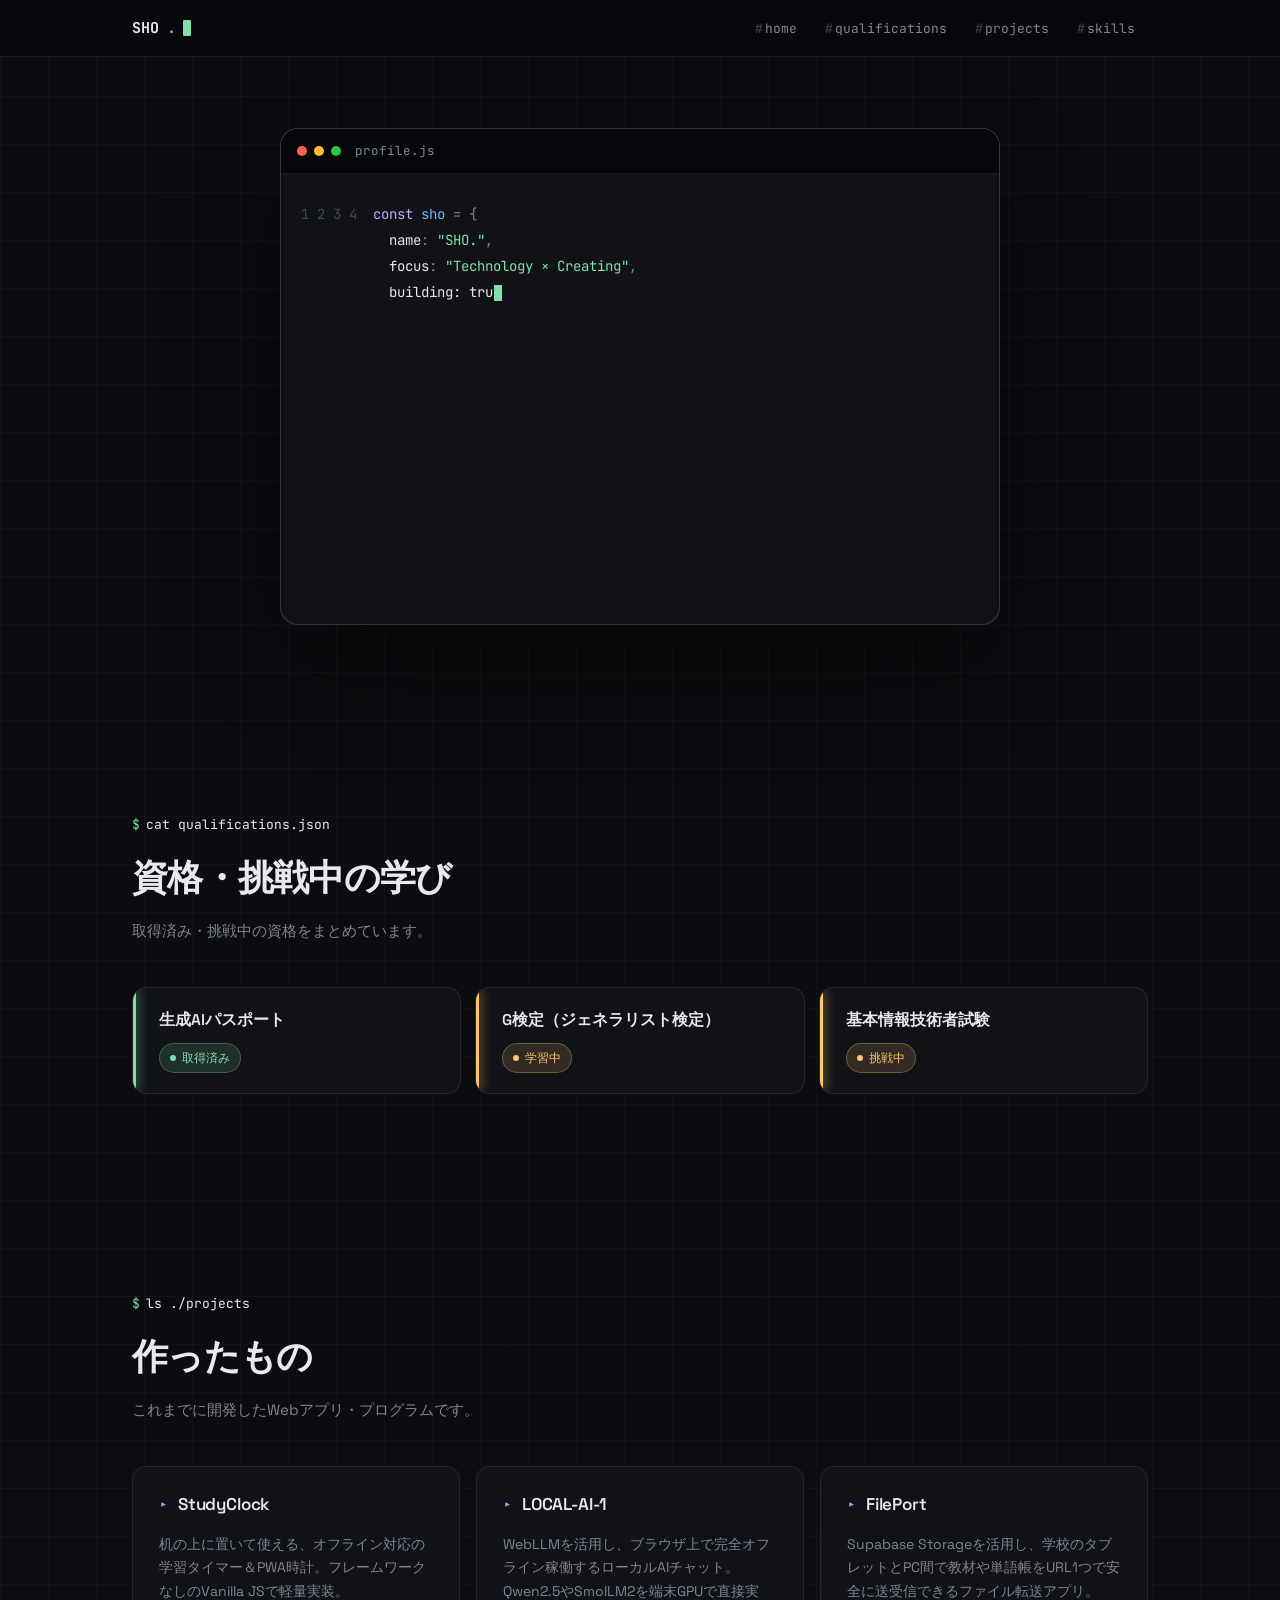
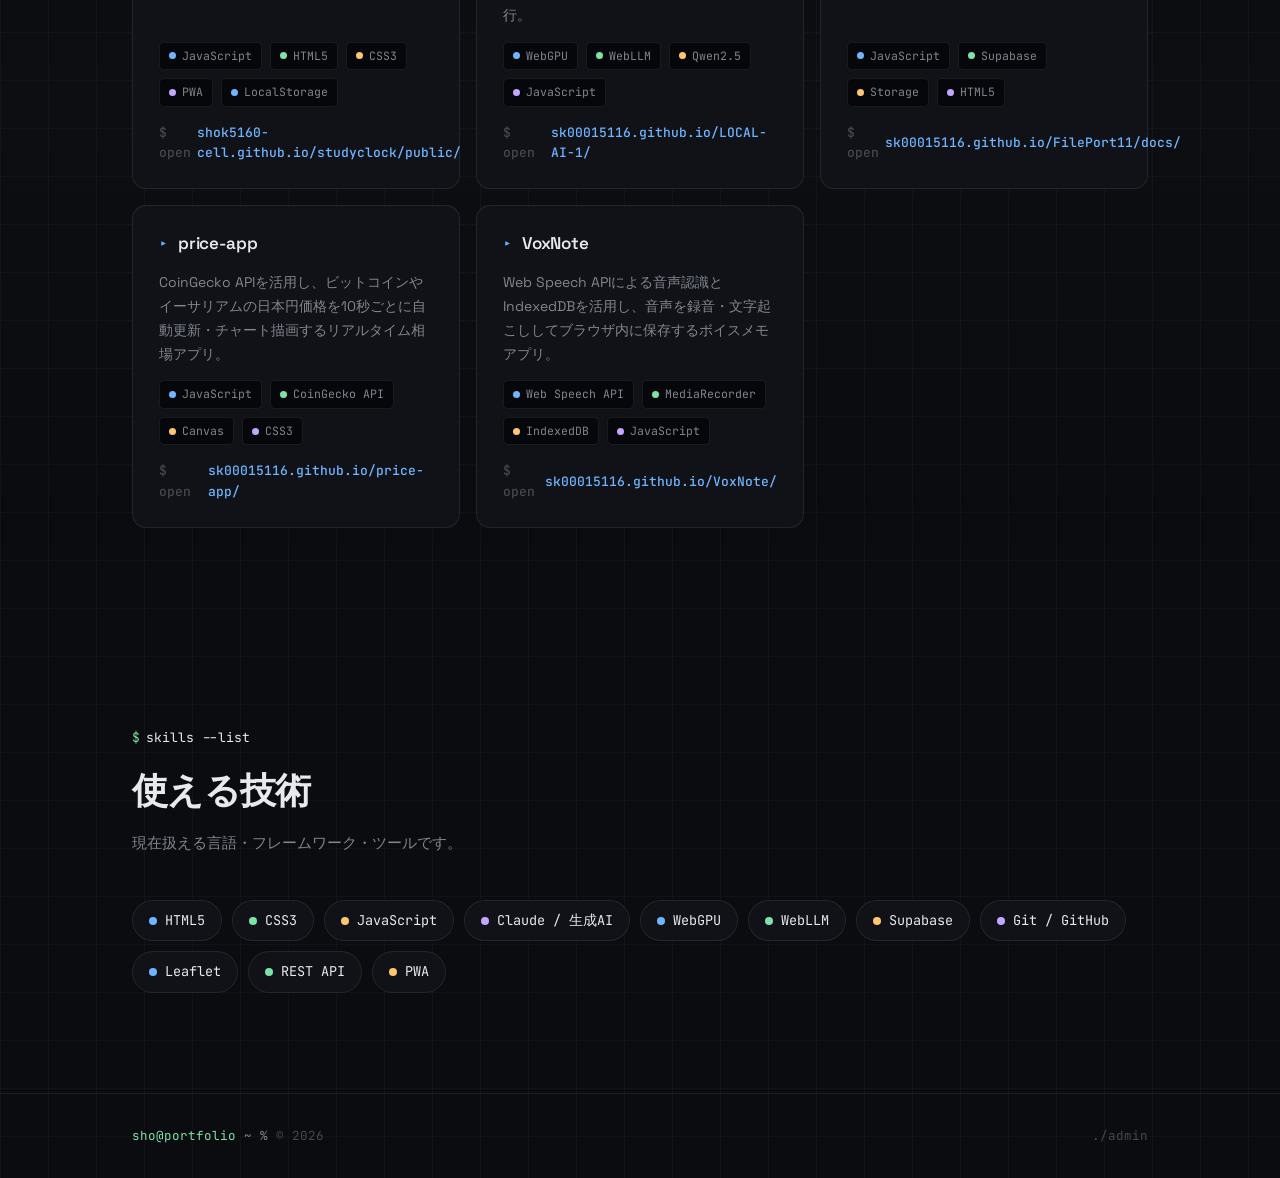
<file: index.html>
<!DOCTYPE html>
<html lang="ja">
<head>
<meta charset="UTF-8">
<meta name="viewport" content="width=device-width, initial-scale=1.0">
<title>SHO. — Technology × Creating</title>
<meta name="description" content="IT・プログラミングを使って、思いついたものを実際に作っているポートフォリオサイトです。">
<link rel="icon" href="data:,">
<link rel="stylesheet" href="css/style.css">
</head>
<body>

<nav class="nav">
  <div class="nav-inner">
    <a href="#home" class="nav-logo">SHO<span class="dot">.</span><span class="cursor-blink"></span></a>
    <ul class="nav-links" id="navLinks">
      <li><a href="#home">home</a></li>
      <li><a href="#qualifications">qualifications</a></li>
      <li><a href="#projects">projects</a></li>
      <li><a href="#skills">skills</a></li>
    </ul>
    <button class="nav-toggle" id="navToggle" aria-label="メニューを開く" aria-expanded="false">
      <span></span>
    </button>
  </div>
</nav>

<header class="hero" id="home">
  <div class="editor-window">
    <div class="editor-titlebar">
      <div class="editor-dots"><span></span><span></span><span></span></div>
      <span class="editor-filename">profile.js</span>
    </div>
    <div class="editor-body">
      <div class="editor-linenos" id="editorLinenos"></div>
      <pre class="editor-code" id="editorCode"></pre>
    </div>
    <div class="hero-result" id="heroResult">
      <p class="hero-result-label">// output</p>
      <h1 class="hero-name">SHO<span class="dot">.</span></h1>
      <p class="hero-tagline">Technology × Creating</p>
      <p class="hero-desc">IT・プログラミングを使って、思いついたものを実際に作っています。</p>
      <div class="hero-cta">
        <a href="#projects" class="btn btn-primary">View Projects</a>
        <a href="#skills" class="btn btn-ghost">See Skills</a>
      </div>
    </div>
  </div>
</header>

<section class="section" id="qualifications">
  <div class="container">
    <div class="section-head reveal">
      <p class="prompt-line"><span class="prompt-sign">$</span><span class="prompt-cmd">cat qualifications.json</span></p>
      <h2 class="section-title">資格・挑戦中の学び</h2>
      <p class="section-sub">取得済み・挑戦中の資格をまとめています。</p>
    </div>
    <div class="qual-grid" id="qualGrid">
      <div class="skeleton"></div>
      <div class="skeleton"></div>
      <div class="skeleton"></div>
    </div>
  </div>
</section>

<section class="section section-alt" id="projects">
  <div class="container">
    <div class="section-head reveal">
      <p class="prompt-line"><span class="prompt-sign">$</span><span class="prompt-cmd">ls ./projects</span></p>
      <h2 class="section-title">作ったもの</h2>
      <p class="section-sub">これまでに開発したWebアプリ・プログラムです。</p>
    </div>
    <div class="project-grid" id="projectGrid">
      <div class="skeleton"></div>
      <div class="skeleton"></div>
    </div>
  </div>
</section>

<section class="section" id="skills">
  <div class="container">
    <div class="section-head reveal">
      <p class="prompt-line"><span class="prompt-sign">$</span><span class="prompt-cmd">skills --list</span></p>
      <h2 class="section-title">使える技術</h2>
      <p class="section-sub">現在扱える言語・フレームワーク・ツールです。</p>
    </div>
    <div class="skill-cloud reveal" id="skillCloud">
      <div class="skeleton" style="width:100%;min-height:50px;"></div>
    </div>
  </div>
</section>

<footer class="footer">
  <div class="container footer-inner">
    <p class="footer-prompt"><span class="prompt-sign">sho@portfolio</span><span class="prompt-path"> ~ % </span>&copy; <span id="year"></span></p>
    <a href="admin.html" class="footer-admin-link">./admin</a>
  </div>
</footer>

<script type="module" src="js/app.js"></script>
</body>
</html>
</file>
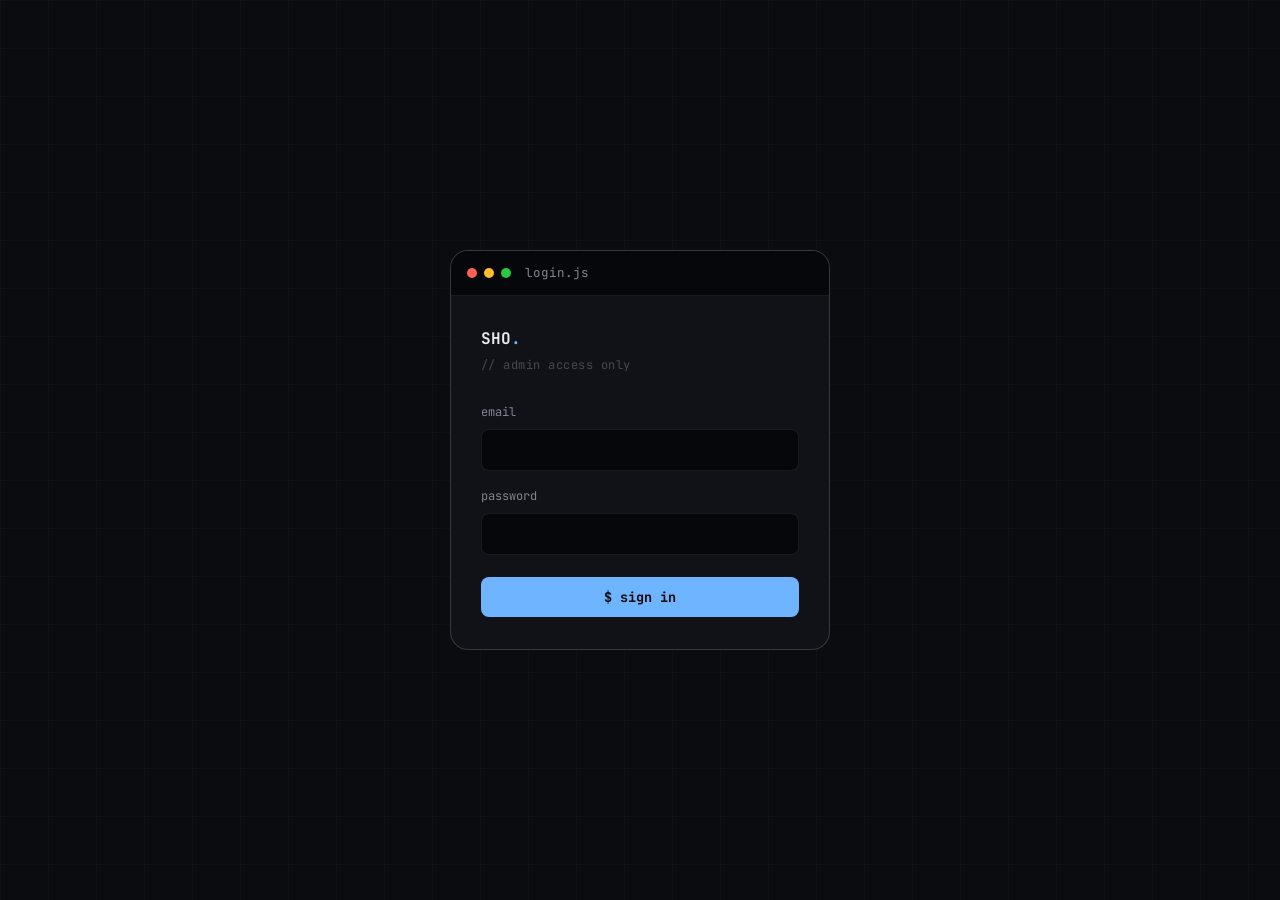
<file: admin.html>
<!DOCTYPE html>
<html lang="ja">
<head>
<meta charset="UTF-8">
<meta name="viewport" content="width=device-width, initial-scale=1.0">
<title>Admin — SHO.</title>
<meta name="robots" content="noindex, nofollow">
<link rel="icon" href="data:,">
<link rel="stylesheet" href="css/style.css">
</head>
<body class="admin-body">

<div class="bg-grid-static"></div>

<!-- ログイン画面 -->
<section class="login-screen" id="loginScreen">
  <div class="login-card">
    <div class="login-titlebar">
      <div class="editor-dots"><span></span><span></span><span></span></div>
      <span class="editor-filename">login.js</span>
    </div>
    <div class="login-body">
      <p class="login-logo">SHO<span class="dot">.</span></p>
      <p class="login-sub">// admin access only</p>
      <form id="loginForm">
        <div class="field">
          <label for="loginEmail">email</label>
          <input type="email" id="loginEmail" autocomplete="username" required>
        </div>
        <div class="field">
          <label for="loginPassword">password</label>
          <input type="password" id="loginPassword" autocomplete="current-password" required>
        </div>
        <button type="submit" class="btn btn-primary" id="loginBtn">
          <span id="loginBtnText">$ sign in</span>
        </button>
        <p class="form-error" id="loginError"></p>
      </form>
    </div>
  </div>
</section>

<!-- 管理ダッシュボード -->
<div class="admin-shell" id="adminShell" style="display:none;">

  <div class="admin-mobile-bar">
    <button class="nav-toggle" id="sidebarToggle" aria-label="メニュー" style="display:flex;"><span></span></button>
    <span class="sidebar-logo" style="margin:0;">SHO<span class="dot">.</span></span>
  </div>

  <aside class="sidebar" id="sidebar">
    <p class="sidebar-logo">SHO<span class="dot">.</span></p>
    <p class="sidebar-tag">// dashboard</p>
    <nav class="sidebar-nav">
      <button data-panel="qualifications" class="active">qualifications</button>
      <button data-panel="projects">projects</button>
      <button data-panel="skills">skills</button>
    </nav>
    <div class="sidebar-foot">
      <a href="index.html" target="_blank" rel="noopener">↗ view site</a>
      <button id="logoutBtn">sign out</button>
    </div>
  </aside>

  <main class="admin-main">

    <!-- Qualifications panel -->
    <section class="panel active" id="panel-qualifications">
      <div class="admin-header">
        <div>
          <h1 class="admin-title">Qualifications</h1>
          <p class="admin-count" id="qualCount">0 items</p>
        </div>
      </div>
      <div class="admin-list" id="qualList"></div>
      <div class="add-panel">
        <p class="add-panel-title">新しい資格を追加</p>
        <form id="qualForm">
          <div class="field-row">
            <div class="field">
              <label for="qualName">資格名</label>
              <input type="text" id="qualName" placeholder="例：ITパスポート" required>
            </div>
            <div class="field">
              <label for="qualStatus">ステータス</label>
              <input type="text" id="qualStatus" placeholder="例：Challenge / 取得" required>
            </div>
          </div>
          <button type="submit" class="btn btn-primary">Add Qualification</button>
        </form>
      </div>
    </section>

    <!-- Projects panel -->
    <section class="panel" id="panel-projects">
      <div class="admin-header">
        <div>
          <h1 class="admin-title">Projects</h1>
          <p class="admin-count" id="projectCount">0 items</p>
        </div>
      </div>
      <div class="admin-list" id="projectList"></div>
      <div class="add-panel">
        <p class="add-panel-title">新しいプロジェクトを追加</p>
        <form id="projectForm">
          <div class="field">
            <label for="projName">プロジェクト名</label>
            <input type="text" id="projName" placeholder="例：Price App" required>
          </div>
          <div class="field">
            <label for="projDesc">説明</label>
            <textarea id="projDesc" placeholder="例：暗号資産の価格を表示するWebアプリ。" required></textarea>
          </div>
          <div class="field-row">
            <div class="field">
              <label for="projTech">使用技術（カンマ区切り）</label>
              <input type="text" id="projTech" placeholder="HTML, CSS, JavaScript" required>
            </div>
            <div class="field">
              <label for="projUrl">URL</label>
              <input type="url" id="projUrl" placeholder="https://..." required>
            </div>
          </div>
          <button type="submit" class="btn btn-primary">Add Project</button>
        </form>
      </div>
    </section>

    <!-- Skills panel -->
    <section class="panel" id="panel-skills">
      <div class="admin-header">
        <div>
          <h1 class="admin-title">Skills</h1>
          <p class="admin-count" id="skillCount">0 items</p>
        </div>
      </div>
      <div class="skill-admin-cloud" id="skillAdminCloud"></div>
      <div class="add-panel">
        <p class="add-panel-title">新しいスキルを追加</p>
        <form id="skillForm" class="inline-form">
          <input type="text" id="skillName" placeholder="例：Python" required>
          <button type="submit" class="btn btn-primary">Add</button>
        </form>
      </div>
    </section>

  </main>
</div>

<!-- 編集モーダル -->
<div class="modal-overlay" id="editModal">
  <div class="modal">
    <p class="modal-title" id="editModalTitle">編集</p>
    <form id="editForm"></form>
  </div>
</div>

<div class="toast" id="toast"></div>

<script type="module" src="js/admin.js"></script>
</body>
</html>
</file>
<file: css/style.css>
/* ==========================================================================
   SHO. Portfolio — Design System v2
   Concept: a personal site that looks and behaves like the tools its
   author actually uses — an editor, a terminal, a repo README.
   Type: Space Grotesk (display/body) + JetBrains Mono (code, labels, UI chrome)
   ========================================================================== */

@import url('https://fonts.googleapis.com/css2?family=Space+Grotesk:wght@400;500;600;700&family=JetBrains+Mono:wght@400;500;600;700&display=swap');

:root {
  /* Surfaces */
  --bg: #0b0c0f;
  --bg-inset: #06070a;
  --panel: #101217;
  --panel-hover: #14161c;
  --border: rgba(255, 255, 255, 0.08);
  --border-strong: rgba(255, 255, 255, 0.16);

  /* Text */
  --text: #e8e9ed;
  --text-dim: #82858f;
  --text-faint: #454851;

  /* Syntax-inspired accent palette */
  --blue: #6fb4ff;
  --blue-dim: rgba(111, 180, 255, 0.14);
  --green: #7ee2a8;
  --green-dim: rgba(126, 226, 168, 0.14);
  --amber: #ffc670;
  --amber-dim: rgba(255, 198, 112, 0.14);
  --violet: #c3a6ff;
  --violet-dim: rgba(195, 166, 255, 0.14);
  --red: #ff8178;
  --red-dim: rgba(255, 129, 120, 0.14);

  --font-display: 'Space Grotesk', -apple-system, sans-serif;
  --font-mono: 'JetBrains Mono', ui-monospace, monospace;

  --max-width: 1080px;
  --r-sm: 8px;
  --r-md: 14px;
  --r-lg: 18px;
  --ease: cubic-bezier(0.16, 1, 0.3, 1);
}

* { margin: 0; padding: 0; box-sizing: border-box; }
html { scroll-behavior: smooth; }

@media (prefers-reduced-motion: reduce) {
  html { scroll-behavior: auto; }
  *, *::before, *::after {
    animation-duration: 0.01ms !important;
    animation-iteration-count: 1 !important;
    transition-duration: 0.01ms !important;
    scroll-behavior: auto !important;
  }
}

body {
  background: var(--bg);
  color: var(--text);
  font-family: var(--font-display);
  font-size: 16px;
  line-height: 1.6;
  -webkit-font-smoothing: antialiased;
  overflow-x: hidden;
  background-image:
    linear-gradient(rgba(255,255,255,0.025) 1px, transparent 1px),
    linear-gradient(90deg, rgba(255,255,255,0.025) 1px, transparent 1px);
  background-size: 48px 48px;
}

a { color: inherit; text-decoration: none; }
button { font-family: inherit; cursor: pointer; border: none; background: none; color: inherit; }
ul { list-style: none; }
img { max-width: 100%; display: block; }

:focus-visible { outline: 2px solid var(--blue); outline-offset: 3px; border-radius: 4px; }

.container { max-width: var(--max-width); margin: 0 auto; padding: 0 32px; }

.mono { font-family: var(--font-mono); }

/* ---------- Nav ---------- */

.nav {
  position: fixed;
  top: 0; left: 0; right: 0;
  z-index: 100;
  background: rgba(6, 7, 10, 0.72);
  backdrop-filter: blur(16px) saturate(140%);
  -webkit-backdrop-filter: blur(16px) saturate(140%);
  border-bottom: 1px solid var(--border);
}

.nav-inner {
  max-width: var(--max-width);
  margin: 0 auto;
  padding: 0 32px;
  height: 56px;
  display: flex;
  align-items: center;
  justify-content: space-between;
}

.nav-logo {
  font-family: var(--font-mono);
  font-weight: 700;
  font-size: 15px;
  letter-spacing: -0.01em;
  display: flex;
  align-items: center;
  gap: 8px;
}

.nav-logo .dot { color: var(--blue); }

.nav-logo .cursor-blink {
  width: 8px; height: 16px;
  background: var(--green);
  animation: blink 1.1s step-end infinite;
  border-radius: 1px;
}

.nav-links { display: flex; align-items: center; gap: 2px; }

.nav-links a {
  padding: 7px 13px;
  border-radius: var(--r-sm);
  font-family: var(--font-mono);
  font-size: 13px;
  color: var(--text-dim);
  transition: color 0.25s var(--ease), background 0.25s var(--ease);
}

.nav-links a::before { content: '#'; color: var(--text-faint); margin-right: 2px; }

.nav-links a:hover { color: var(--text); background: var(--panel); }

.nav-toggle {
  display: none;
  width: 32px; height: 32px;
  align-items: center; justify-content: center;
}

.nav-toggle span, .nav-toggle span::before, .nav-toggle span::after {
  content: ''; display: block;
  width: 16px; height: 1.5px;
  background: var(--text);
  position: relative;
  transition: transform 0.25s var(--ease), opacity 0.25s var(--ease);
}
.nav-toggle span::before { position: absolute; top: -5px; }
.nav-toggle span::after { position: absolute; top: 5px; }

/* ---------- Hero: editor window ---------- */

.hero {
  position: relative;
  padding: 128px 32px 90px;
  display: flex;
  justify-content: center;
}

.editor-window {
  width: 100%;
  max-width: 720px;
  background: var(--panel);
  border: 1px solid var(--border-strong);
  border-radius: var(--r-lg);
  overflow: hidden;
  box-shadow: 0 40px 100px -30px rgba(0,0,0,0.7);
  opacity: 0;
  animation: rise 0.7s var(--ease) forwards;
}

.editor-titlebar {
  display: flex;
  align-items: center;
  gap: 10px;
  padding: 12px 16px;
  background: var(--bg-inset);
  border-bottom: 1px solid var(--border);
}

.editor-dots { display: flex; gap: 7px; }
.editor-dots span { width: 10px; height: 10px; border-radius: 50%; }
.editor-dots span:nth-child(1) { background: #ff5f57; }
.editor-dots span:nth-child(2) { background: #febc2e; }
.editor-dots span:nth-child(3) { background: #28c840; }

.editor-filename {
  font-family: var(--font-mono);
  font-size: 12.5px;
  color: var(--text-dim);
  margin-left: 4px;
}

.editor-body {
  display: flex;
  padding: 28px 0;
}

.editor-linenos {
  font-family: var(--font-mono);
  font-size: 14px;
  line-height: 1.85;
  color: var(--text-faint);
  text-align: right;
  padding: 0 16px 0 20px;
  user-select: none;
  flex-shrink: 0;
}

.editor-code {
  font-family: var(--font-mono);
  font-size: 14px;
  line-height: 1.85;
  color: var(--text);
  white-space: pre-wrap;
  padding-right: 24px;
  flex-grow: 1;
  min-width: 0;
}

.editor-code .kw { color: var(--violet); }
.editor-code .fn { color: var(--blue); }
.editor-code .str { color: var(--green); }
.editor-code .cm { color: var(--text-faint); }
.editor-code .punct { color: var(--text-dim); }

.type-cursor {
  display: inline-block;
  width: 8px;
  height: 16px;
  background: var(--green);
  vertical-align: text-bottom;
  margin-left: 1px;
  animation: blink 1s step-end infinite;
}

@keyframes blink { 50% { opacity: 0; } }

.hero-result {
  padding: 0 28px 26px;
  border-top: 1px solid var(--border);
  padding-top: 22px;
  opacity: 0;
}

.hero-result.show { animation: rise 0.6s var(--ease) forwards; }

.hero-result-label {
  font-family: var(--font-mono);
  font-size: 11px;
  letter-spacing: 0.1em;
  text-transform: uppercase;
  color: var(--text-faint);
  margin-bottom: 12px;
}

.hero-name {
  font-size: clamp(40px, 8vw, 64px);
  font-weight: 700;
  letter-spacing: -0.03em;
  line-height: 1;
}

.hero-name .dot { color: var(--blue); }

.hero-tagline {
  margin-top: 10px;
  font-size: clamp(17px, 2.4vw, 20px);
  font-weight: 500;
  color: var(--text);
}

.hero-desc {
  margin-top: 10px;
  max-width: 480px;
  font-size: 14.5px;
  color: var(--text-dim);
  line-height: 1.7;
}

.hero-cta {
  margin-top: 26px;
  display: flex;
  gap: 12px;
  flex-wrap: wrap;
}

@keyframes rise {
  from { opacity: 0; transform: translateY(14px); }
  to { opacity: 1; transform: translateY(0); }
}

.btn {
  display: inline-flex;
  align-items: center;
  gap: 8px;
  padding: 11px 20px;
  border-radius: var(--r-sm);
  font-family: var(--font-mono);
  font-size: 13.5px;
  font-weight: 500;
  transition: transform 0.25s var(--ease), background 0.25s var(--ease), border-color 0.25s var(--ease);
}

.btn-primary {
  background: var(--blue);
  color: #06070a;
  font-weight: 700;
}
.btn-primary:hover { transform: translateY(-2px); background: #8ec3ff; }

.btn-ghost {
  background: var(--bg-inset);
  border: 1px solid var(--border-strong);
  color: var(--text);
}
.btn-ghost:hover { border-color: var(--blue); transform: translateY(-2px); }

/* ---------- Sections ---------- */

.section { position: relative; padding: 100px 0; }
.section-alt { background: linear-gradient(180deg, transparent, rgba(255,255,255,0.012), transparent); }

.section-head { margin-bottom: 44px; max-width: 620px; }

.prompt-line {
  font-family: var(--font-mono);
  font-size: 13px;
  color: var(--text-dim);
  margin-bottom: 14px;
  display: flex;
  align-items: center;
  gap: 6px;
}

.prompt-line .prompt-sign { color: var(--green); }
.prompt-line .prompt-cmd { color: var(--text); }

.section-title {
  font-size: clamp(26px, 4vw, 36px);
  font-weight: 700;
  letter-spacing: -0.02em;
  margin-bottom: 10px;
}

.section-sub { color: var(--text-dim); font-size: 15px; line-height: 1.7; }

.reveal { opacity: 0; transform: translateY(22px); transition: opacity 0.7s var(--ease), transform 0.7s var(--ease); }
.reveal.is-visible { opacity: 1; transform: translateY(0); }

/* ---------- Qualifications: build-status cards ---------- */

.qual-grid { display: grid; grid-template-columns: repeat(auto-fit, minmax(250px, 1fr)); gap: 14px; }

.qual-card {
  position: relative;
  background: var(--panel);
  border: 1px solid var(--border);
  border-radius: var(--r-md);
  padding: 20px 22px 20px 26px;
  transition: border-color 0.3s var(--ease), transform 0.3s var(--ease), background 0.3s var(--ease);
  overflow: hidden;
}

.qual-card::before {
  content: '';
  position: absolute;
  left: 0; top: 0; bottom: 0;
  width: 3px;
  background: var(--text-faint);
}

.qual-card[data-tone="green"]::before { background: var(--green); box-shadow: 0 0 12px var(--green); }
.qual-card[data-tone="amber"]::before { background: var(--amber); box-shadow: 0 0 12px var(--amber); }

.qual-card:hover { border-color: var(--border-strong); background: var(--panel-hover); transform: translateX(2px); }

.qual-name { font-size: 15.5px; font-weight: 600; margin-bottom: 10px; }

.status-pill {
  font-family: var(--font-mono);
  font-size: 11.5px;
  padding: 5px 10px;
  border-radius: 100px;
  display: inline-flex;
  align-items: center;
  gap: 6px;
  border: 1px solid var(--border);
  color: var(--text-dim);
}

.status-pill::before { content: ''; width: 6px; height: 6px; border-radius: 50%; background: var(--text-faint); }

.status-pill[data-tone="green"] { color: var(--green); border-color: rgba(126,226,168,0.3); background: var(--green-dim); }
.status-pill[data-tone="green"]::before { background: var(--green); }
.status-pill[data-tone="amber"] { color: var(--amber); border-color: rgba(255,198,112,0.3); background: var(--amber-dim); }
.status-pill[data-tone="amber"]::before { background: var(--amber); }

/* ---------- Projects: repo cards ---------- */

.project-grid { display: grid; grid-template-columns: repeat(auto-fit, minmax(310px, 1fr)); gap: 16px; }

.project-card {
  background: var(--panel);
  border: 1px solid var(--border);
  border-radius: var(--r-md);
  padding: 24px 26px;
  display: flex;
  flex-direction: column;
  gap: 14px;
  transition: border-color 0.3s var(--ease), transform 0.3s var(--ease), background 0.3s var(--ease);
}

.project-card:hover { border-color: var(--border-strong); background: var(--panel-hover); transform: translateY(-3px); }

.project-top { display: flex; align-items: center; gap: 10px; }

.project-icon {
  font-family: var(--font-mono);
  color: var(--blue);
  font-size: 15px;
  flex-shrink: 0;
}

.project-name { font-size: 17px; font-weight: 600; letter-spacing: -0.01em; }

.project-desc { color: var(--text-dim); font-size: 14px; line-height: 1.7; flex-grow: 1; }

.tech-row { display: flex; flex-wrap: wrap; gap: 8px; }

.tech-tag {
  font-family: var(--font-mono);
  font-size: 11.5px;
  padding: 4px 9px;
  border-radius: 5px;
  display: inline-flex;
  align-items: center;
  gap: 6px;
  background: var(--bg-inset);
  border: 1px solid var(--border);
  color: var(--text-dim);
}

.tech-tag .dot { width: 7px; height: 7px; border-radius: 50%; flex-shrink: 0; }

.project-link {
  margin-top: 2px;
  display: inline-flex;
  align-items: center;
  gap: 6px;
  font-family: var(--font-mono);
  font-size: 13px;
  font-weight: 500;
  color: var(--blue);
  width: fit-content;
  transition: gap 0.25s var(--ease);
}
.project-link::before { content: '$ open '; color: var(--text-faint); }
.project-link:hover { gap: 10px; }

/* ---------- Skills: language chips ---------- */

.skill-cloud { display: flex; flex-wrap: wrap; gap: 10px; }

.skill-tag {
  font-family: var(--font-mono);
  font-size: 13.5px;
  padding: 9px 16px;
  border-radius: 100px;
  background: var(--panel);
  border: 1px solid var(--border);
  color: var(--text);
  display: inline-flex;
  align-items: center;
  gap: 8px;
  transition: border-color 0.3s var(--ease), transform 0.3s var(--ease), background 0.3s var(--ease);
}

.skill-tag .dot { width: 8px; height: 8px; border-radius: 50%; flex-shrink: 0; }

.skill-tag:hover { transform: translateY(-2px); background: var(--panel-hover); }

/* ---------- Empty state ---------- */

.empty-state {
  padding: 40px 28px;
  text-align: center;
  color: var(--text-faint);
  border: 1px dashed var(--border);
  border-radius: var(--r-lg);
  font-family: var(--font-mono);
  font-size: 13px;
  grid-column: 1 / -1;
}

/* ---------- Footer: terminal prompt ---------- */

.footer { border-top: 1px solid var(--border); padding: 32px 0; }

.footer-inner {
  display: flex;
  align-items: center;
  justify-content: space-between;
  flex-wrap: wrap;
  gap: 12px;
  font-family: var(--font-mono);
  font-size: 12.5px;
  color: var(--text-faint);
}

.footer-prompt .prompt-sign { color: var(--green); }
.footer-prompt .prompt-path { color: var(--text-dim); }

.footer-admin-link { color: var(--text-faint); transition: color 0.25s var(--ease); }
.footer-admin-link:hover { color: var(--blue); }

/* ---------- Loading skeleton ---------- */

.skeleton {
  background: linear-gradient(90deg, var(--panel) 25%, var(--panel-hover) 50%, var(--panel) 75%);
  background-size: 200% 100%;
  animation: shimmer 1.6s ease-in-out infinite;
  border-radius: var(--r-md);
  min-height: 120px;
  border: 1px solid var(--border);
}

@keyframes shimmer { 0% { background-position: 200% 0; } 100% { background-position: -200% 0; } }

/* ==========================================================================
   Admin
   ========================================================================== */

.admin-body { background: var(--bg); min-height: 100vh; background-image: none; }
.admin-body .bg-grid-static {
  position: fixed; inset: 0; z-index: 0; pointer-events: none;
  background-image:
    linear-gradient(rgba(255,255,255,0.025) 1px, transparent 1px),
    linear-gradient(90deg, rgba(255,255,255,0.025) 1px, transparent 1px);
  background-size: 48px 48px;
}

.admin-shell { display: flex; min-height: 100vh; position: relative; z-index: 1; }

.login-screen {
  min-height: 100vh;
  display: flex; align-items: center; justify-content: center;
  position: relative; z-index: 1; padding: 24px;
}

.login-card {
  width: 100%; max-width: 380px;
  background: var(--panel);
  border: 1px solid var(--border-strong);
  border-radius: var(--r-lg);
  overflow: hidden;
}

.login-titlebar {
  display: flex; align-items: center; gap: 10px;
  padding: 12px 16px;
  background: var(--bg-inset);
  border-bottom: 1px solid var(--border);
}

.login-body { padding: 30px 30px 32px; }

.login-logo { font-family: var(--font-mono); font-weight: 700; font-size: 16px; margin-bottom: 4px; }
.login-logo .dot { color: var(--blue); }

.login-sub {
  font-family: var(--font-mono);
  font-size: 12px;
  color: var(--text-faint);
  margin-bottom: 28px;
  letter-spacing: 0.04em;
}

.field { margin-bottom: 16px; }

.field label {
  display: block;
  font-family: var(--font-mono);
  font-size: 12px;
  color: var(--text-dim);
  margin-bottom: 7px;
}

.field input, .field textarea {
  width: 100%;
  background: var(--bg-inset);
  border: 1px solid var(--border);
  border-radius: var(--r-sm);
  padding: 11px 13px;
  color: var(--text);
  font-family: var(--font-display);
  font-size: 14.5px;
  transition: border-color 0.25s var(--ease);
}

.field textarea { resize: vertical; min-height: 76px; line-height: 1.6; font-family: var(--font-display); }

.field input:focus, .field textarea:focus { outline: none; border-color: var(--blue); }

.login-card .btn-primary { width: 100%; justify-content: center; margin-top: 6px; }

.form-error { margin-top: 12px; font-family: var(--font-mono); font-size: 12.5px; color: var(--red); display: none; }
.form-error.show { display: block; }

/* Sidebar */

.sidebar {
  width: 230px; flex-shrink: 0;
  border-right: 1px solid var(--border);
  background: var(--bg-inset);
  padding: 24px 16px;
  display: flex; flex-direction: column;
  position: sticky; top: 0; height: 100vh; z-index: 10;
}

.sidebar-logo { font-family: var(--font-mono); font-weight: 700; font-size: 15px; margin-bottom: 3px; padding: 0 8px; }
.sidebar-logo .dot { color: var(--blue); }

.sidebar-tag { font-family: var(--font-mono); font-size: 10.5px; color: var(--text-faint); padding: 0 8px; margin-bottom: 28px; letter-spacing: 0.06em; }

.sidebar-nav { display: flex; flex-direction: column; gap: 2px; flex-grow: 1; }

.sidebar-nav button {
  text-align: left; padding: 9px 12px; border-radius: var(--r-sm);
  font-family: var(--font-mono); font-size: 13px; color: var(--text-dim);
  display: flex; align-items: center; gap: 8px;
  transition: background 0.25s var(--ease), color 0.25s var(--ease);
}

.sidebar-nav button::before { content: '▸'; color: var(--text-faint); font-size: 10px; }
.sidebar-nav button:hover { background: var(--panel); color: var(--text); }
.sidebar-nav button.active { background: var(--blue-dim); color: var(--blue); }
.sidebar-nav button.active::before { color: var(--blue); }

.sidebar-foot { display: flex; flex-direction: column; gap: 6px; }

.sidebar-foot a, .sidebar-foot button {
  padding: 9px 12px; font-family: var(--font-mono); font-size: 12px; color: var(--text-faint);
  border-radius: var(--r-sm);
  transition: background 0.25s var(--ease), color 0.25s var(--ease);
}
.sidebar-foot a:hover, .sidebar-foot button:hover { background: var(--panel); color: var(--text); }

/* Main admin panel */

.admin-main { flex-grow: 1; padding: 36px 44px 80px; max-width: 940px; }

.admin-header { display: flex; align-items: flex-end; justify-content: space-between; margin-bottom: 30px; flex-wrap: wrap; gap: 14px; }

.admin-title { font-size: 24px; font-weight: 700; letter-spacing: -0.02em; }

.admin-count { font-family: var(--font-mono); font-size: 12px; color: var(--text-faint); margin-top: 5px; }

.panel { display: none; }
.panel.active { display: block; }

.admin-list { display: flex; flex-direction: column; gap: 10px; margin-bottom: 28px; }

.admin-row {
  display: flex; align-items: center; justify-content: space-between; gap: 16px;
  background: var(--panel); border: 1px solid var(--border); border-radius: var(--r-md);
  padding: 16px 20px;
  transition: border-color 0.25s var(--ease);
}
.admin-row:hover { border-color: var(--border-strong); }

.admin-row-main { min-width: 0; flex-grow: 1; }
.admin-row-title { font-weight: 600; font-size: 14.5px; margin-bottom: 3px; }
.admin-row-sub { font-family: var(--font-mono); font-size: 12px; color: var(--text-faint); white-space: nowrap; overflow: hidden; text-overflow: ellipsis; }

.admin-row-actions { display: flex; gap: 8px; flex-shrink: 0; }

.icon-btn {
  width: 32px; height: 32px; border-radius: var(--r-sm);
  display: flex; align-items: center; justify-content: center;
  border: 1px solid var(--border); color: var(--text-dim);
  transition: all 0.25s var(--ease);
}
.icon-btn:hover { border-color: var(--border-strong); color: var(--text); background: var(--panel-hover); }
.icon-btn.danger:hover { border-color: rgba(255,129,120,0.4); color: var(--red); background: var(--red-dim); }

.skill-admin-cloud { display: flex; flex-wrap: wrap; gap: 10px; margin-bottom: 28px; }

.skill-admin-chip {
  display: flex; align-items: center; gap: 9px;
  padding: 8px 8px 8px 14px;
  background: var(--panel); border: 1px solid var(--border); border-radius: 100px;
  font-family: var(--font-mono); font-size: 13px;
}

.skill-admin-chip button {
  width: 19px; height: 19px; border-radius: 50%;
  display: flex; align-items: center; justify-content: center;
  color: var(--text-faint); font-size: 14px; line-height: 1;
  transition: all 0.2s var(--ease);
}
.skill-admin-chip button:hover { background: var(--red-dim); color: var(--red); }

.add-panel { background: var(--bg-inset); border: 1px solid var(--border); border-radius: var(--r-lg); padding: 24px; }

.add-panel-title { font-family: var(--font-mono); font-size: 13px; color: var(--text-dim); margin-bottom: 18px; }
.add-panel-title::before { content: '+ '; color: var(--green); }

.field-row { display: grid; grid-template-columns: 1fr 1fr; gap: 14px; }

.inline-form { display: flex; gap: 10px; }
.inline-form input { flex-grow: 1; }
.inline-form .btn-primary { padding: 11px 18px; flex-shrink: 0; }

.toast {
  position: fixed; bottom: 26px; left: 50%; transform: translateX(-50%) translateY(20px);
  background: var(--panel); border: 1px solid var(--border-strong); color: var(--text);
  padding: 12px 20px; border-radius: 100px;
  font-family: var(--font-mono); font-size: 13px; font-weight: 500;
  display: flex; align-items: center; gap: 9px;
  box-shadow: 0 12px 40px rgba(0,0,0,0.5);
  opacity: 0; pointer-events: none;
  transition: opacity 0.35s var(--ease), transform 0.35s var(--ease);
  z-index: 1000;
}
.toast.show { opacity: 1; transform: translateX(-50%) translateY(0); pointer-events: auto; }
.toast::before { content: ''; width: 7px; height: 7px; border-radius: 50%; background: var(--green); box-shadow: 0 0 8px var(--green); }
.toast.error::before { background: var(--red); box-shadow: 0 0 8px var(--red); }

.modal-overlay {
  position: fixed; inset: 0; background: rgba(0,0,0,0.65); backdrop-filter: blur(6px);
  display: flex; align-items: center; justify-content: center; z-index: 500;
  opacity: 0; pointer-events: none; transition: opacity 0.3s var(--ease); padding: 24px;
}
.modal-overlay.show { opacity: 1; pointer-events: auto; }

.modal {
  width: 100%; max-width: 440px;
  background: var(--panel); border: 1px solid var(--border-strong); border-radius: var(--r-lg);
  padding: 28px; transform: translateY(16px) scale(0.98);
  transition: transform 0.3s var(--ease); max-height: 85vh; overflow-y: auto;
}
.modal-overlay.show .modal { transform: translateY(0) scale(1); }

.modal-title { font-family: var(--font-mono); font-size: 15px; font-weight: 600; margin-bottom: 22px; }

.modal-actions { display: flex; gap: 10px; margin-top: 22px; }
.modal-actions .btn-ghost, .modal-actions .btn-primary { flex: 1; justify-content: center; }

.spinner {
  width: 15px; height: 15px; border: 2px solid rgba(0,0,0,0.3); border-top-color: #06070a;
  border-radius: 50%; animation: spin 0.7s linear infinite;
}
@keyframes spin { to { transform: rotate(360deg); } }

/* ---------- Responsive ---------- */

@media (max-width: 860px) {
  .sidebar { position: fixed; left: 0; top: 0; bottom: 0; transform: translateX(-100%); transition: transform 0.3s var(--ease); box-shadow: 20px 0 60px rgba(0,0,0,0.5); z-index: 60; }
  .sidebar.open { transform: translateX(0); }
  .admin-main { padding: 84px 20px 60px; max-width: 100%; }
  .admin-mobile-bar {
    display: flex; align-items: center; gap: 12px;
    position: fixed; top: 0; left: 0; right: 0; height: 60px; padding: 0 20px;
    background: rgba(6,7,10,0.85); backdrop-filter: blur(16px);
    border-bottom: 1px solid var(--border); z-index: 50;
  }
  .field-row { grid-template-columns: 1fr; }
}
@media (min-width: 861px) { .admin-mobile-bar { display: none; } }

@media (max-width: 720px) {
  .nav-links {
    position: fixed; top: 56px; left: 0; right: 0; flex-direction: column;
    background: rgba(6,7,10,0.98); backdrop-filter: blur(16px);
    border-bottom: 1px solid var(--border); padding: 10px; gap: 2px;
    transform: translateY(-130%); opacity: 0;
    transition: transform 0.35s var(--ease), opacity 0.35s var(--ease);
  }
  .nav-links.open { transform: translateY(0); opacity: 1; }
  .nav-links a { padding: 12px 14px; border-radius: 8px; }
  .nav-toggle { display: flex; }
  .section { padding: 70px 0; }
  .container { padding: 0 20px; }
  .editor-linenos { padding: 0 10px 0 14px; }
  .editor-code { font-size: 12.5px; padding-right: 14px; }
  .hero-result { padding: 0 18px 22px; }
}

@media (max-width: 480px) {
  .hero-cta { flex-direction: column; width: 100%; }
  .btn { width: 100%; justify-content: center; }
}
</file>
